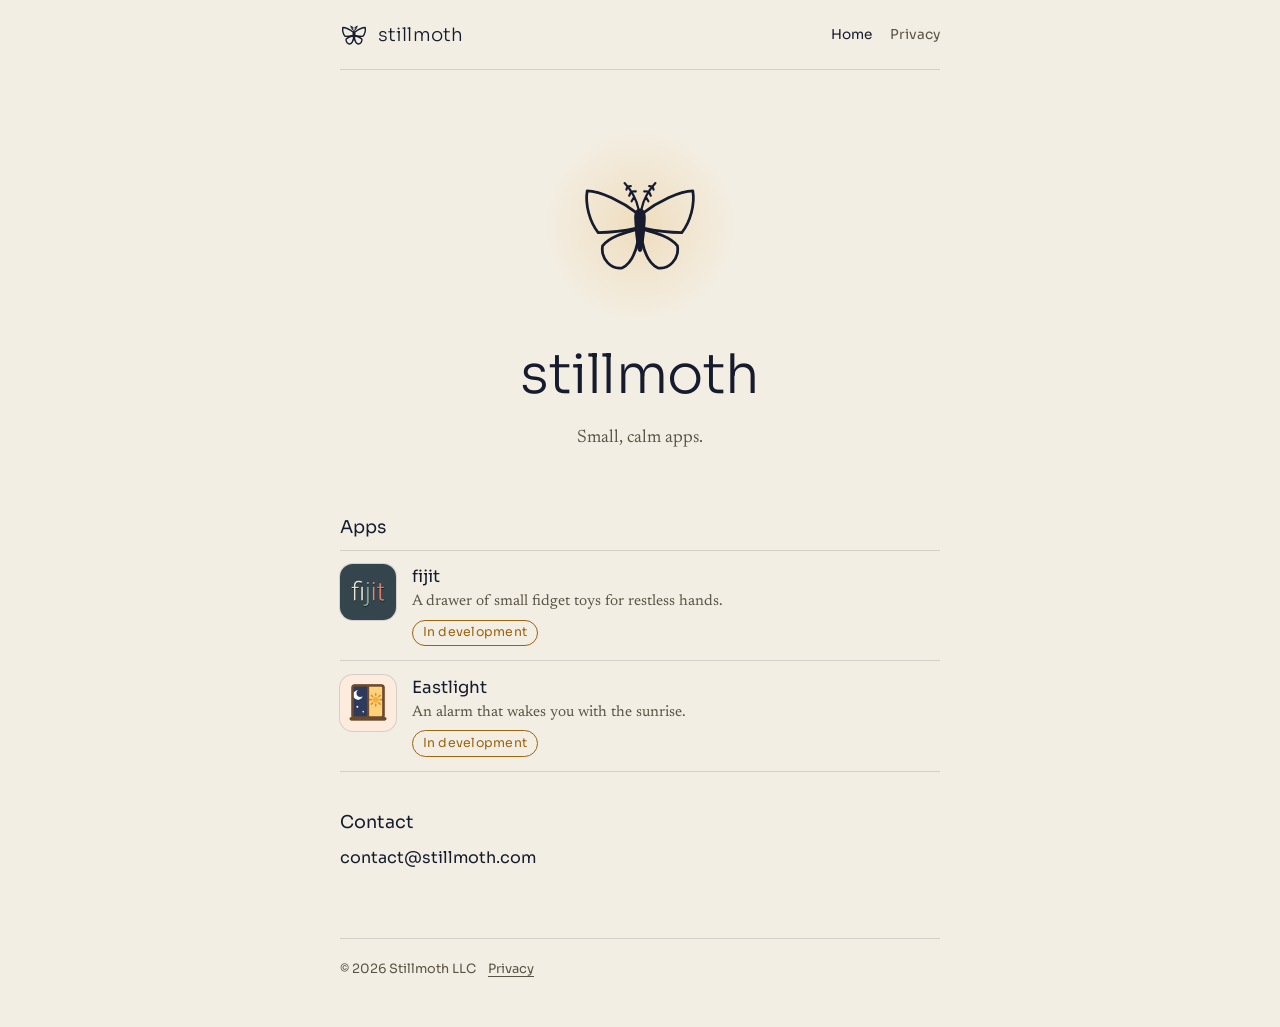
<file: index.html>
<!doctype html>
<html lang="en"><head><meta charset="utf-8"><meta name="viewport" content="width=device-width, initial-scale=1, viewport-fit=cover">
<title>Stillmoth</title><meta name="description" content="Stillmoth makes small, calm apps."><link rel="icon" href="/favicon.ico" sizes="32x32"><link rel="icon" href="/favicon.svg" type="image/svg+xml"><link rel="apple-touch-icon" href="/apple-touch-icon.png"><link rel="preconnect" href="https://fonts.googleapis.com"><link rel="preconnect" href="https://fonts.gstatic.com" crossorigin><link rel="stylesheet" href="https://fonts.googleapis.com/css2?family=Newsreader:opsz,wght@6..72,400;6..72,500&family=Sora:wght@300;400&display=swap"><link rel="stylesheet" href="/style.css"></head>
<body><div class="wrap"><header class="top"><a class="brand" href="/"><svg class="mark mark-sm" viewBox="0 0 120 120" role="img" aria-label="Stillmoth moth mark">
<g fill="none" stroke="currentColor" stroke-width="6" stroke-linejoin="round" stroke-linecap="round">
<path d="M57 48 C44 38 24 28 12 28 C10 40 14 56 22 66 C34 66 48 64 57 62 Z"/>
<path d="M63 48 C76 38 96 28 108 28 C110 40 106 56 98 66 C86 66 72 64 63 62 Z"/>
<path d="M57 63 C46 66 32 70 26 78 C24 90 34 100 44 98 C52 94 56 84 58 74 Z"/>
<path d="M63 63 C74 66 88 70 94 78 C96 90 86 100 76 98 C68 94 64 84 62 74 Z"/>
<path d="M58.6 44.5 Q56 32 46 21 M54.76 33.55 L52.37 37.48 M51.94 28.65 L50.17 32.46 M51.94 28.65 L56.14 28.58 M48.65 24.11 L47.66 26.94 M48.65 24.11 L51.63 23.76" stroke-width="3.6"/>
<path transform="matrix(-1 0 0 1 120 0)" d="M58.6 44.5 Q56 32 46 21 M54.76 33.55 L52.37 37.48 M51.94 28.65 L50.17 32.46 M51.94 28.65 L56.14 28.58 M48.65 24.11 L47.66 26.94 M48.65 24.11 L51.63 23.76" stroke-width="3.6"/>
</g>
<path fill="currentColor" d="M60 44 C64 44 65.6 48.5 65.2 54 C64.8 61 64 73 62.3 81 C61.5 84.6 58.5 84.6 57.7 81 C56 73 55.2 61 54.8 54 C54.4 48.5 56 44 60 44 Z"/>
</svg><span>stillmoth</span></a>
<nav class="links" aria-label="Site"><a href="/" aria-current="page">Home</a><a href="/privacy.html">Privacy</a></nav></header>
<main>
<section class="hero">
<div class="lamp"><svg class="mark" viewBox="0 0 120 120" role="img" aria-label="Stillmoth moth mark">
<g fill="none" stroke="currentColor" stroke-width="2.5" stroke-linejoin="round" stroke-linecap="round">
<path d="M57 48 C44 38 24 28 12 28 C10 40 14 56 22 66 C34 66 48 64 57 62 Z"/>
<path d="M63 48 C76 38 96 28 108 28 C110 40 106 56 98 66 C86 66 72 64 63 62 Z"/>
<path d="M57 63 C46 66 32 70 26 78 C24 90 34 100 44 98 C52 94 56 84 58 74 Z"/>
<path d="M63 63 C74 66 88 70 94 78 C96 90 86 100 76 98 C68 94 64 84 62 74 Z"/>
<path d="M58.6 44.5 Q56 32 46 21 M54.76 33.55 L52.37 37.48 M51.94 28.65 L50.17 32.46 M51.94 28.65 L56.14 28.58 M48.65 24.11 L47.66 26.94 M48.65 24.11 L51.63 23.76" stroke-width="2"/>
<path transform="matrix(-1 0 0 1 120 0)" d="M58.6 44.5 Q56 32 46 21 M54.76 33.55 L52.37 37.48 M51.94 28.65 L50.17 32.46 M51.94 28.65 L56.14 28.58 M48.65 24.11 L47.66 26.94 M48.65 24.11 L51.63 23.76" stroke-width="2"/>
</g>
<path fill="currentColor" d="M60 44 C64 44 65.6 48.5 65.2 54 C64.8 61 64 73 62.3 81 C61.5 84.6 58.5 84.6 57.7 81 C56 73 55.2 61 54.8 54 C54.4 48.5 56 44 60 44 Z"/>
</svg></div>
<h1>stillmoth</h1>
<p>Small, calm apps.</p>
</section>
<section class="block"><h2>Apps</h2>
<ul class="apps">
<li><a href="/apps/fijit/"><img class="icon" src="/apps/fijit/icon.png" alt="" width="56" height="56"><span><span class="name">fijit</span><span class="tag">A drawer of small fidget toys for restless hands.</span><span class="status">In development</span></span></a></li>
<li><a href="/apps/eastlight/"><img class="icon" src="/apps/eastlight/icon.png" alt="" width="56" height="56"><span><span class="name">Eastlight</span><span class="tag">An alarm that wakes you with the sunrise.</span><span class="status">In development</span></span></a></li>
</ul></section>
<section class="block"><h2>Contact</h2>
<p><span class="addr">contact@stillmoth.com</span></p></section>
</main>
<footer class="bottom"><span>&copy; 2026 Stillmoth LLC</span><nav aria-label="Footer"><a href="/privacy.html">Privacy</a></nav></footer></div></body></html>
</file>
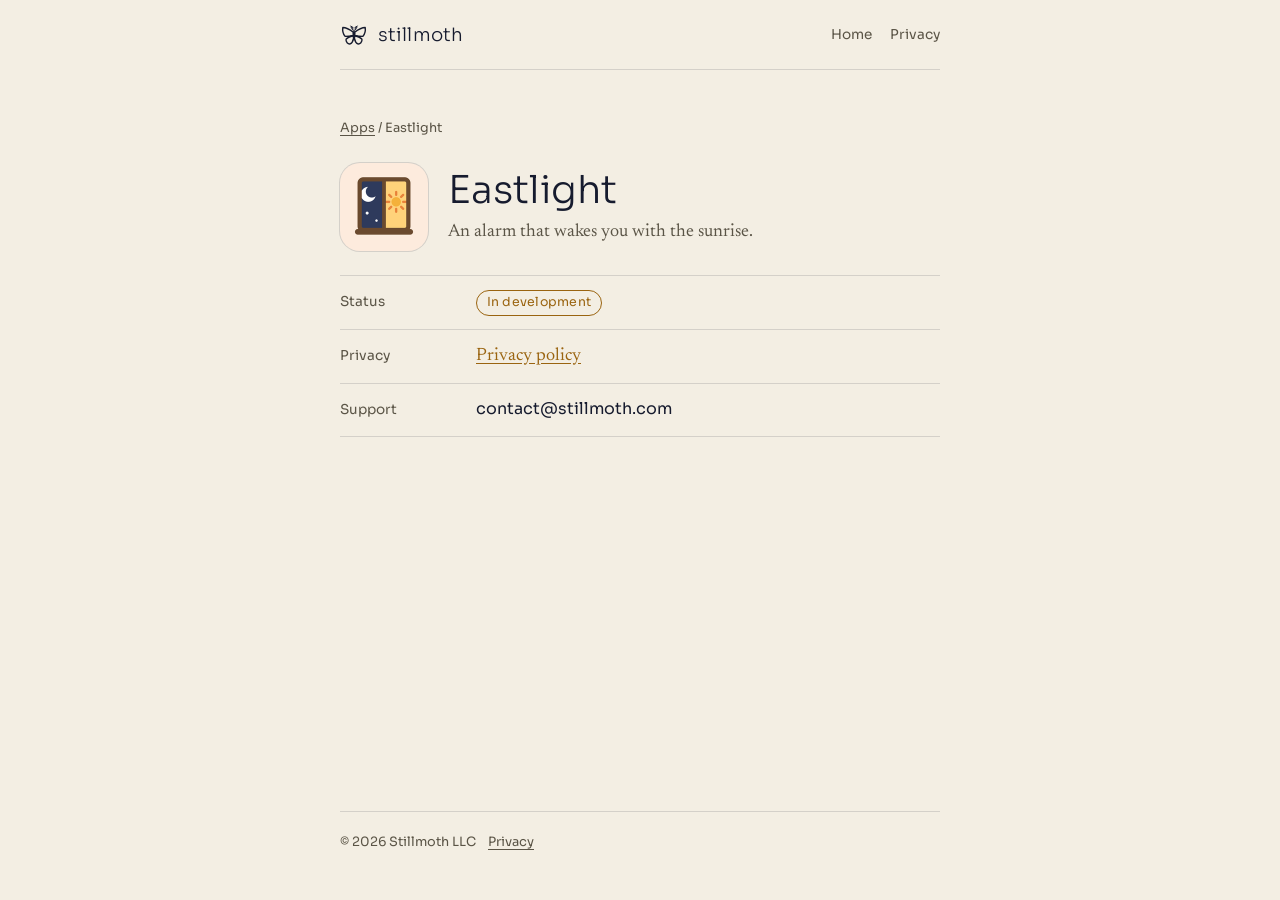
<file: apps/eastlight/index.html>
<!doctype html>
<html lang="en"><head><meta charset="utf-8"><meta name="viewport" content="width=device-width, initial-scale=1, viewport-fit=cover">
<title>Eastlight | Stillmoth</title><meta name="description" content="An alarm that wakes you with the sunrise."><link rel="icon" href="/favicon.ico" sizes="32x32"><link rel="icon" href="/favicon.svg" type="image/svg+xml"><link rel="apple-touch-icon" href="/apple-touch-icon.png"><link rel="preconnect" href="https://fonts.googleapis.com"><link rel="preconnect" href="https://fonts.gstatic.com" crossorigin><link rel="stylesheet" href="https://fonts.googleapis.com/css2?family=Newsreader:opsz,wght@6..72,400;6..72,500&family=Sora:wght@300;400&display=swap"><link rel="stylesheet" href="/style.css"></head>
<body><div class="wrap"><header class="top"><a class="brand" href="/"><svg class="mark mark-sm" viewBox="0 0 120 120" role="img" aria-label="Stillmoth moth mark">
<g fill="none" stroke="currentColor" stroke-width="6" stroke-linejoin="round" stroke-linecap="round">
<path d="M57 48 C44 38 24 28 12 28 C10 40 14 56 22 66 C34 66 48 64 57 62 Z"/>
<path d="M63 48 C76 38 96 28 108 28 C110 40 106 56 98 66 C86 66 72 64 63 62 Z"/>
<path d="M57 63 C46 66 32 70 26 78 C24 90 34 100 44 98 C52 94 56 84 58 74 Z"/>
<path d="M63 63 C74 66 88 70 94 78 C96 90 86 100 76 98 C68 94 64 84 62 74 Z"/>
<path d="M58.6 44.5 Q56 32 46 21 M54.76 33.55 L52.37 37.48 M51.94 28.65 L50.17 32.46 M51.94 28.65 L56.14 28.58 M48.65 24.11 L47.66 26.94 M48.65 24.11 L51.63 23.76" stroke-width="3.6"/>
<path transform="matrix(-1 0 0 1 120 0)" d="M58.6 44.5 Q56 32 46 21 M54.76 33.55 L52.37 37.48 M51.94 28.65 L50.17 32.46 M51.94 28.65 L56.14 28.58 M48.65 24.11 L47.66 26.94 M48.65 24.11 L51.63 23.76" stroke-width="3.6"/>
</g>
<path fill="currentColor" d="M60 44 C64 44 65.6 48.5 65.2 54 C64.8 61 64 73 62.3 81 C61.5 84.6 58.5 84.6 57.7 81 C56 73 55.2 61 54.8 54 C54.4 48.5 56 44 60 44 Z"/>
</svg><span>stillmoth</span></a>
<nav class="links" aria-label="Site"><a href="/">Home</a><a href="/privacy.html">Privacy</a></nav></header>
<main class="doc">
<p class="crumb"><a href="/">Apps</a> / Eastlight</p>
<div class="app-head"><img class="icon icon-lg" src="/apps/eastlight/icon.png" alt="" width="88" height="88"><div><h1>Eastlight</h1><p>An alarm that wakes you with the sunrise.</p></div></div>
<dl class="facts">
<div><dt>Status</dt><dd><span class="status">In development</span></dd></div>
<div><dt>Privacy</dt><dd><a href="/apps/eastlight/privacy/">Privacy policy</a></dd></div>
<div><dt>Support</dt><dd><span class="addr">contact@stillmoth.com</span></dd></div>
</dl>
</main>
<footer class="bottom"><span>&copy; 2026 Stillmoth LLC</span><nav aria-label="Footer"><a href="/privacy.html">Privacy</a></nav></footer></div></body></html>
</file>
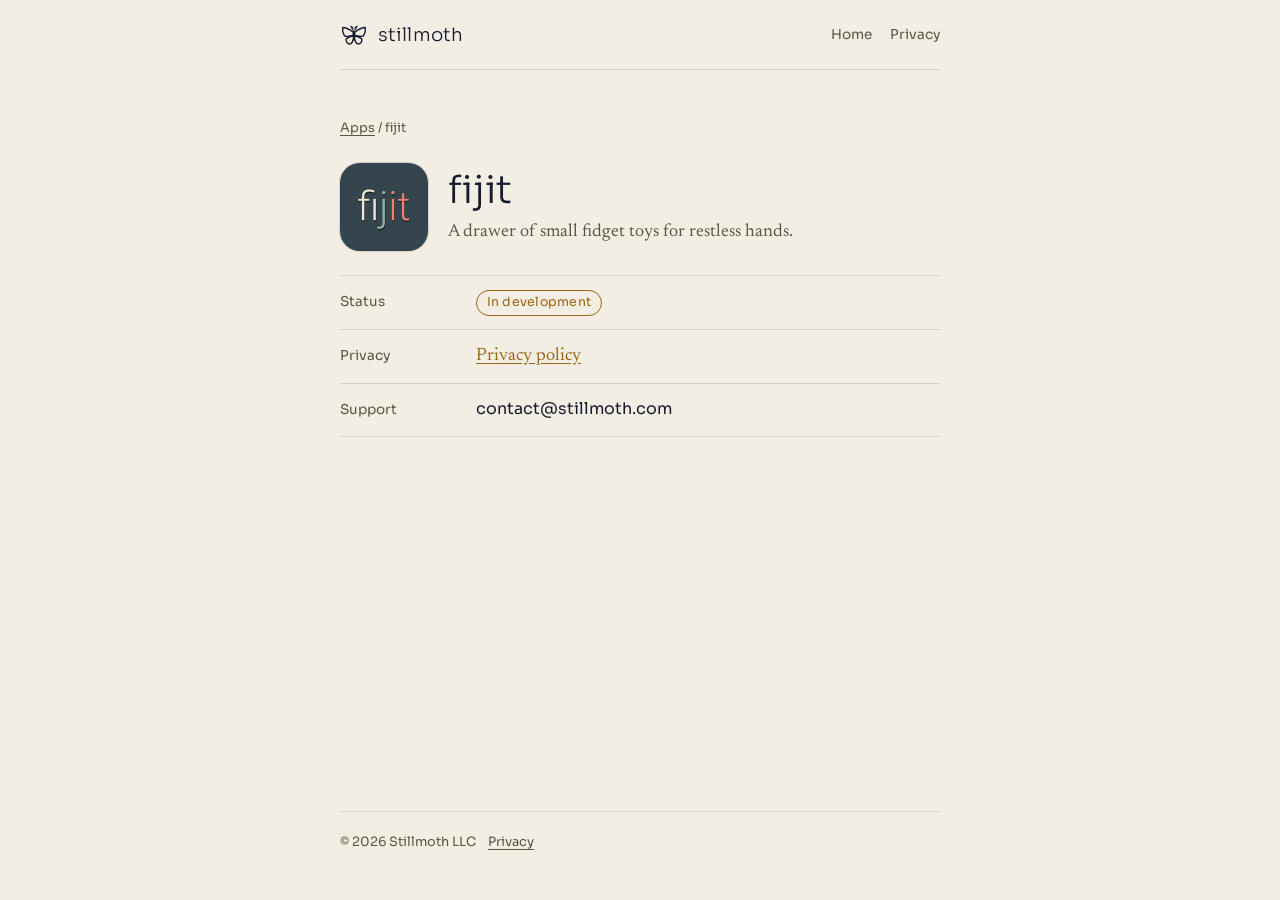
<file: apps/fijit/index.html>
<!doctype html>
<html lang="en"><head><meta charset="utf-8"><meta name="viewport" content="width=device-width, initial-scale=1, viewport-fit=cover">
<title>fijit | Stillmoth</title><meta name="description" content="A drawer of small fidget toys for restless hands."><link rel="icon" href="/favicon.ico" sizes="32x32"><link rel="icon" href="/favicon.svg" type="image/svg+xml"><link rel="apple-touch-icon" href="/apple-touch-icon.png"><link rel="preconnect" href="https://fonts.googleapis.com"><link rel="preconnect" href="https://fonts.gstatic.com" crossorigin><link rel="stylesheet" href="https://fonts.googleapis.com/css2?family=Newsreader:opsz,wght@6..72,400;6..72,500&family=Sora:wght@300;400&display=swap"><link rel="stylesheet" href="/style.css"></head>
<body><div class="wrap"><header class="top"><a class="brand" href="/"><svg class="mark mark-sm" viewBox="0 0 120 120" role="img" aria-label="Stillmoth moth mark">
<g fill="none" stroke="currentColor" stroke-width="6" stroke-linejoin="round" stroke-linecap="round">
<path d="M57 48 C44 38 24 28 12 28 C10 40 14 56 22 66 C34 66 48 64 57 62 Z"/>
<path d="M63 48 C76 38 96 28 108 28 C110 40 106 56 98 66 C86 66 72 64 63 62 Z"/>
<path d="M57 63 C46 66 32 70 26 78 C24 90 34 100 44 98 C52 94 56 84 58 74 Z"/>
<path d="M63 63 C74 66 88 70 94 78 C96 90 86 100 76 98 C68 94 64 84 62 74 Z"/>
<path d="M58.6 44.5 Q56 32 46 21 M54.76 33.55 L52.37 37.48 M51.94 28.65 L50.17 32.46 M51.94 28.65 L56.14 28.58 M48.65 24.11 L47.66 26.94 M48.65 24.11 L51.63 23.76" stroke-width="3.6"/>
<path transform="matrix(-1 0 0 1 120 0)" d="M58.6 44.5 Q56 32 46 21 M54.76 33.55 L52.37 37.48 M51.94 28.65 L50.17 32.46 M51.94 28.65 L56.14 28.58 M48.65 24.11 L47.66 26.94 M48.65 24.11 L51.63 23.76" stroke-width="3.6"/>
</g>
<path fill="currentColor" d="M60 44 C64 44 65.6 48.5 65.2 54 C64.8 61 64 73 62.3 81 C61.5 84.6 58.5 84.6 57.7 81 C56 73 55.2 61 54.8 54 C54.4 48.5 56 44 60 44 Z"/>
</svg><span>stillmoth</span></a>
<nav class="links" aria-label="Site"><a href="/">Home</a><a href="/privacy.html">Privacy</a></nav></header>
<main class="doc">
<p class="crumb"><a href="/">Apps</a> / fijit</p>
<div class="app-head"><img class="icon icon-lg" src="/apps/fijit/icon.png" alt="" width="88" height="88"><div><h1>fijit</h1><p>A drawer of small fidget toys for restless hands.</p></div></div>
<dl class="facts">
<div><dt>Status</dt><dd><span class="status">In development</span></dd></div>
<div><dt>Privacy</dt><dd><a href="/apps/fijit/privacy/">Privacy policy</a></dd></div>
<div><dt>Support</dt><dd><span class="addr">contact@stillmoth.com</span></dd></div>
</dl>
</main>
<footer class="bottom"><span>&copy; 2026 Stillmoth LLC</span><nav aria-label="Footer"><a href="/privacy.html">Privacy</a></nav></footer></div></body></html>
</file>
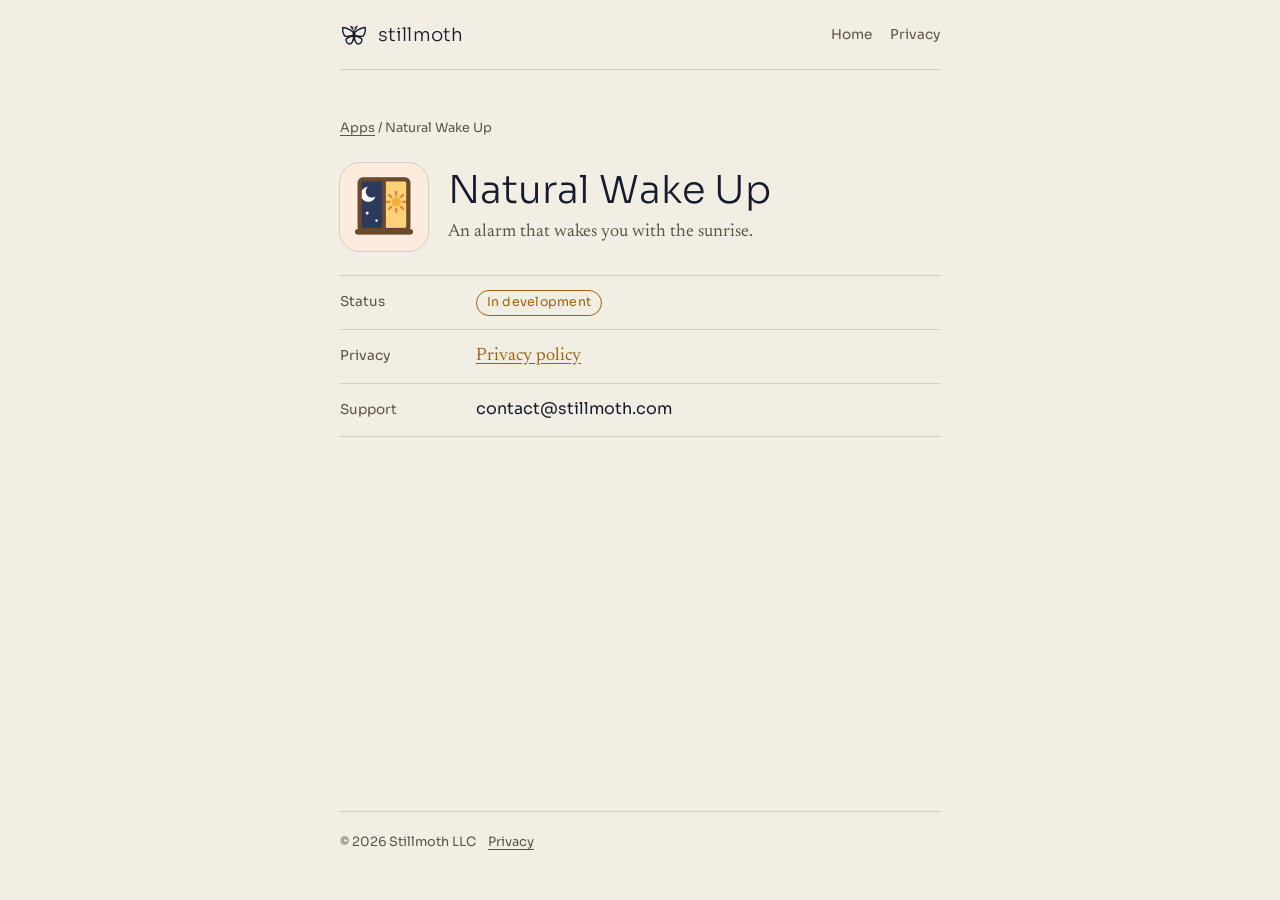
<file: apps/natural-wake-up/index.html>
<!doctype html>
<html lang="en"><head><meta charset="utf-8"><meta name="viewport" content="width=device-width, initial-scale=1, viewport-fit=cover">
<title>Natural Wake Up | Stillmoth</title><meta name="description" content="An alarm that wakes you with the sunrise."><link rel="icon" href="/favicon.ico" sizes="32x32"><link rel="icon" href="/favicon.svg" type="image/svg+xml"><link rel="apple-touch-icon" href="/apple-touch-icon.png"><link rel="preconnect" href="https://fonts.googleapis.com"><link rel="preconnect" href="https://fonts.gstatic.com" crossorigin><link rel="stylesheet" href="https://fonts.googleapis.com/css2?family=Newsreader:opsz,wght@6..72,400;6..72,500&family=Sora:wght@300;400&display=swap"><link rel="stylesheet" href="/style.css"></head>
<body><div class="wrap"><header class="top"><a class="brand" href="/"><svg class="mark mark-sm" viewBox="0 0 120 120" role="img" aria-label="Stillmoth moth mark">
<g fill="none" stroke="currentColor" stroke-width="6" stroke-linejoin="round" stroke-linecap="round">
<path d="M57 48 C44 38 24 28 12 28 C10 40 14 56 22 66 C34 66 48 64 57 62 Z"/>
<path d="M63 48 C76 38 96 28 108 28 C110 40 106 56 98 66 C86 66 72 64 63 62 Z"/>
<path d="M57 63 C46 66 32 70 26 78 C24 90 34 100 44 98 C52 94 56 84 58 74 Z"/>
<path d="M63 63 C74 66 88 70 94 78 C96 90 86 100 76 98 C68 94 64 84 62 74 Z"/>
<path d="M58.6 44.5 Q56 32 46 21 M54.76 33.55 L52.37 37.48 M51.94 28.65 L50.17 32.46 M51.94 28.65 L56.14 28.58 M48.65 24.11 L47.66 26.94 M48.65 24.11 L51.63 23.76" stroke-width="3.6"/>
<path transform="matrix(-1 0 0 1 120 0)" d="M58.6 44.5 Q56 32 46 21 M54.76 33.55 L52.37 37.48 M51.94 28.65 L50.17 32.46 M51.94 28.65 L56.14 28.58 M48.65 24.11 L47.66 26.94 M48.65 24.11 L51.63 23.76" stroke-width="3.6"/>
</g>
<path fill="currentColor" d="M60 44 C64 44 65.6 48.5 65.2 54 C64.8 61 64 73 62.3 81 C61.5 84.6 58.5 84.6 57.7 81 C56 73 55.2 61 54.8 54 C54.4 48.5 56 44 60 44 Z"/>
</svg><span>stillmoth</span></a>
<nav class="links" aria-label="Site"><a href="/">Home</a><a href="/privacy.html">Privacy</a></nav></header>
<main class="doc">
<p class="crumb"><a href="/">Apps</a> / Natural Wake Up</p>
<div class="app-head"><img class="icon icon-lg" src="/apps/natural-wake-up/icon.png" alt="" width="88" height="88"><div><h1>Natural Wake Up</h1><p>An alarm that wakes you with the sunrise.</p></div></div>
<dl class="facts">
<div><dt>Status</dt><dd><span class="status">In development</span></dd></div>
<div><dt>Privacy</dt><dd><a href="/apps/natural-wake-up/privacy/">Privacy policy</a></dd></div>
<div><dt>Support</dt><dd><span class="addr">contact@stillmoth.com</span></dd></div>
</dl>
</main>
<footer class="bottom"><span>&copy; 2026 Stillmoth LLC</span><nav aria-label="Footer"><a href="/privacy.html">Privacy</a></nav></footer></div></body></html>
</file>
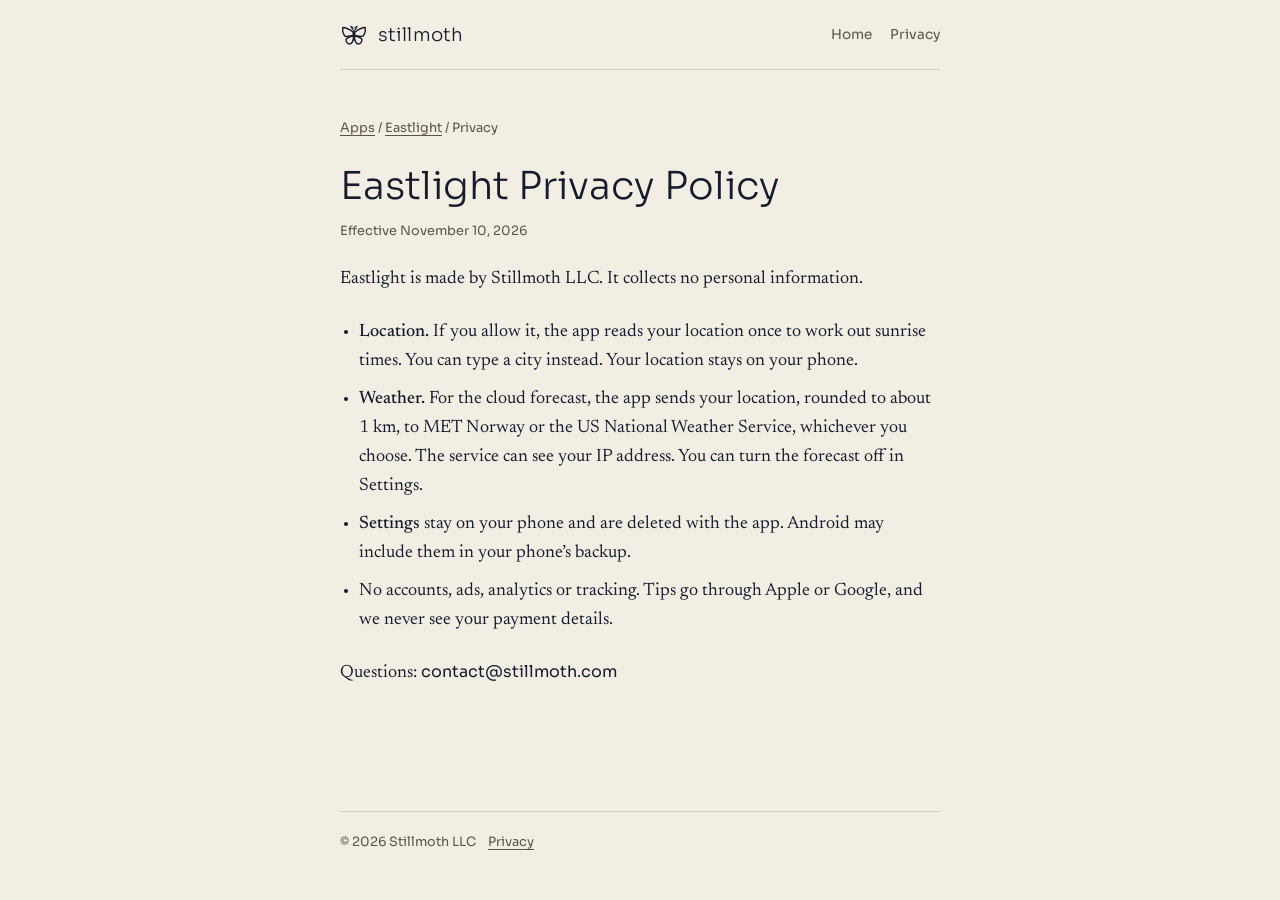
<file: apps/eastlight/privacy/index.html>
<!doctype html>
<html lang="en"><head><meta charset="utf-8"><meta name="viewport" content="width=device-width, initial-scale=1, viewport-fit=cover">
<title>Eastlight Privacy Policy | Stillmoth</title><meta name="description" content="How Eastlight handles your information."><link rel="icon" href="/favicon.ico" sizes="32x32"><link rel="icon" href="/favicon.svg" type="image/svg+xml"><link rel="apple-touch-icon" href="/apple-touch-icon.png"><link rel="preconnect" href="https://fonts.googleapis.com"><link rel="preconnect" href="https://fonts.gstatic.com" crossorigin><link rel="stylesheet" href="https://fonts.googleapis.com/css2?family=Newsreader:opsz,wght@6..72,400;6..72,500&family=Sora:wght@300;400&display=swap"><link rel="stylesheet" href="/style.css"></head>
<body><div class="wrap"><header class="top"><a class="brand" href="/"><svg class="mark mark-sm" viewBox="0 0 120 120" role="img" aria-label="Stillmoth moth mark">
<g fill="none" stroke="currentColor" stroke-width="6" stroke-linejoin="round" stroke-linecap="round">
<path d="M57 48 C44 38 24 28 12 28 C10 40 14 56 22 66 C34 66 48 64 57 62 Z"/>
<path d="M63 48 C76 38 96 28 108 28 C110 40 106 56 98 66 C86 66 72 64 63 62 Z"/>
<path d="M57 63 C46 66 32 70 26 78 C24 90 34 100 44 98 C52 94 56 84 58 74 Z"/>
<path d="M63 63 C74 66 88 70 94 78 C96 90 86 100 76 98 C68 94 64 84 62 74 Z"/>
<path d="M58.6 44.5 Q56 32 46 21 M54.76 33.55 L52.37 37.48 M51.94 28.65 L50.17 32.46 M51.94 28.65 L56.14 28.58 M48.65 24.11 L47.66 26.94 M48.65 24.11 L51.63 23.76" stroke-width="3.6"/>
<path transform="matrix(-1 0 0 1 120 0)" d="M58.6 44.5 Q56 32 46 21 M54.76 33.55 L52.37 37.48 M51.94 28.65 L50.17 32.46 M51.94 28.65 L56.14 28.58 M48.65 24.11 L47.66 26.94 M48.65 24.11 L51.63 23.76" stroke-width="3.6"/>
</g>
<path fill="currentColor" d="M60 44 C64 44 65.6 48.5 65.2 54 C64.8 61 64 73 62.3 81 C61.5 84.6 58.5 84.6 57.7 81 C56 73 55.2 61 54.8 54 C54.4 48.5 56 44 60 44 Z"/>
</svg><span>stillmoth</span></a>
<nav class="links" aria-label="Site"><a href="/">Home</a><a href="/privacy.html">Privacy</a></nav></header>
<main class="doc">
<p class="crumb"><a href="/">Apps</a> / <a href="/apps/eastlight/">Eastlight</a> / Privacy</p>
<h1>Eastlight Privacy Policy</h1>
<p class="meta">Effective November 10, 2026</p>
<p>Eastlight is made by Stillmoth LLC. It collects no personal information.</p>
<ul>
<li><strong>Location.</strong> If you allow it, the app reads your location once to work out sunrise times. You can type a city instead. Your location stays on your phone.</li>
<li><strong>Weather.</strong> For the cloud forecast, the app sends your location, rounded to about 1 km, to MET Norway or the US National Weather Service, whichever you choose. The service can see your IP address. You can turn the forecast off in Settings.</li>
<li><strong>Settings</strong> stay on your phone and are deleted with the app. Android may include them in your phone&rsquo;s backup.</li>
<li>No accounts, ads, analytics or tracking. Tips go through Apple or Google, and we never see your payment details.</li>
</ul>
<p>Questions: <span class="addr">contact@stillmoth.com</span></p>
</main>
<footer class="bottom"><span>&copy; 2026 Stillmoth LLC</span><nav aria-label="Footer"><a href="/privacy.html">Privacy</a></nav></footer></div></body></html>
</file>
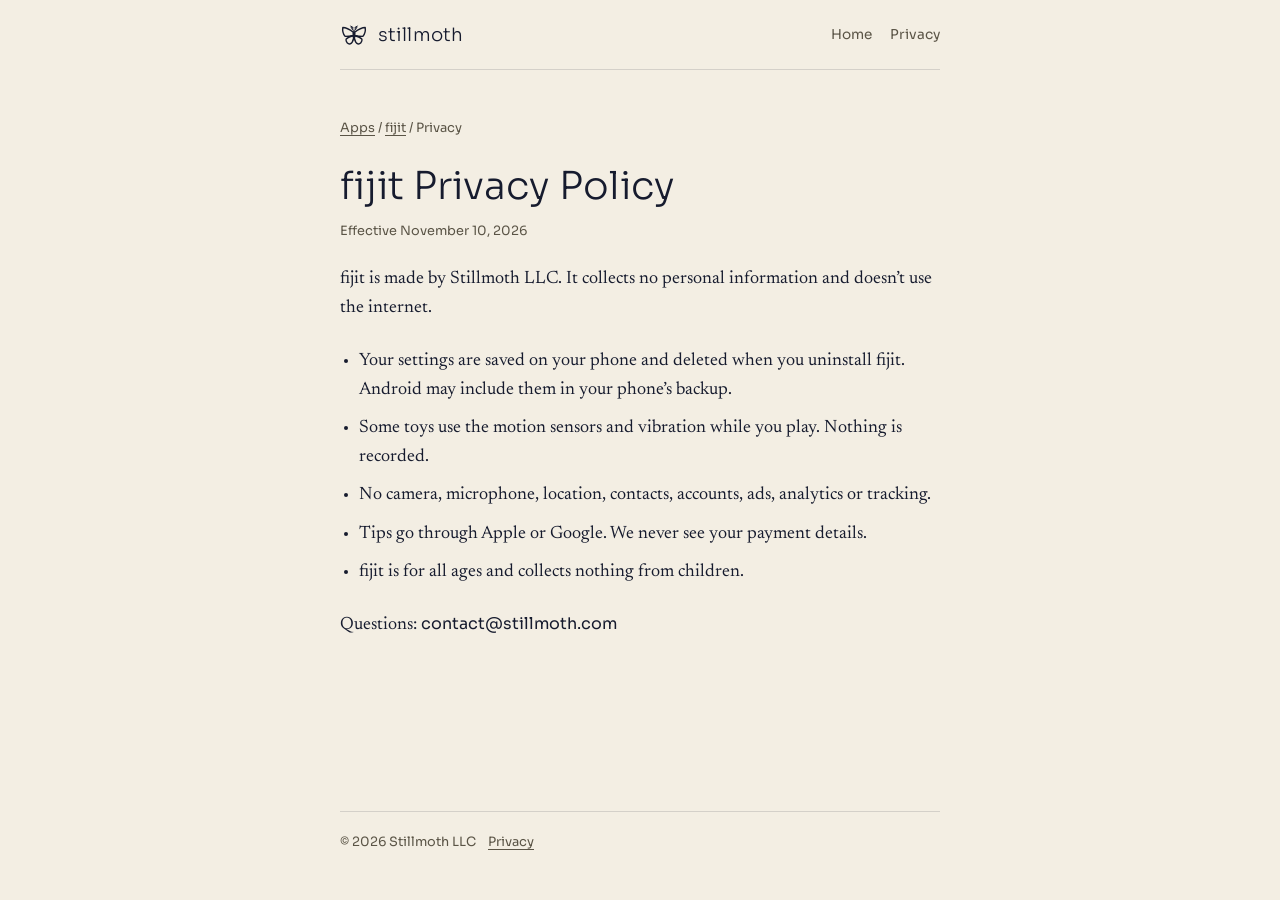
<file: apps/fijit/privacy/index.html>
<!doctype html>
<html lang="en"><head><meta charset="utf-8"><meta name="viewport" content="width=device-width, initial-scale=1, viewport-fit=cover">
<title>fijit Privacy Policy | Stillmoth</title><meta name="description" content="How fijit handles your information."><link rel="icon" href="/favicon.ico" sizes="32x32"><link rel="icon" href="/favicon.svg" type="image/svg+xml"><link rel="apple-touch-icon" href="/apple-touch-icon.png"><link rel="preconnect" href="https://fonts.googleapis.com"><link rel="preconnect" href="https://fonts.gstatic.com" crossorigin><link rel="stylesheet" href="https://fonts.googleapis.com/css2?family=Newsreader:opsz,wght@6..72,400;6..72,500&family=Sora:wght@300;400&display=swap"><link rel="stylesheet" href="/style.css"></head>
<body><div class="wrap"><header class="top"><a class="brand" href="/"><svg class="mark mark-sm" viewBox="0 0 120 120" role="img" aria-label="Stillmoth moth mark">
<g fill="none" stroke="currentColor" stroke-width="6" stroke-linejoin="round" stroke-linecap="round">
<path d="M57 48 C44 38 24 28 12 28 C10 40 14 56 22 66 C34 66 48 64 57 62 Z"/>
<path d="M63 48 C76 38 96 28 108 28 C110 40 106 56 98 66 C86 66 72 64 63 62 Z"/>
<path d="M57 63 C46 66 32 70 26 78 C24 90 34 100 44 98 C52 94 56 84 58 74 Z"/>
<path d="M63 63 C74 66 88 70 94 78 C96 90 86 100 76 98 C68 94 64 84 62 74 Z"/>
<path d="M58.6 44.5 Q56 32 46 21 M54.76 33.55 L52.37 37.48 M51.94 28.65 L50.17 32.46 M51.94 28.65 L56.14 28.58 M48.65 24.11 L47.66 26.94 M48.65 24.11 L51.63 23.76" stroke-width="3.6"/>
<path transform="matrix(-1 0 0 1 120 0)" d="M58.6 44.5 Q56 32 46 21 M54.76 33.55 L52.37 37.48 M51.94 28.65 L50.17 32.46 M51.94 28.65 L56.14 28.58 M48.65 24.11 L47.66 26.94 M48.65 24.11 L51.63 23.76" stroke-width="3.6"/>
</g>
<path fill="currentColor" d="M60 44 C64 44 65.6 48.5 65.2 54 C64.8 61 64 73 62.3 81 C61.5 84.6 58.5 84.6 57.7 81 C56 73 55.2 61 54.8 54 C54.4 48.5 56 44 60 44 Z"/>
</svg><span>stillmoth</span></a>
<nav class="links" aria-label="Site"><a href="/">Home</a><a href="/privacy.html">Privacy</a></nav></header>
<main class="doc">
<p class="crumb"><a href="/">Apps</a> / <a href="/apps/fijit/">fijit</a> / Privacy</p>
<h1>fijit Privacy Policy</h1>
<p class="meta">Effective November 10, 2026</p>
<p>fijit is made by Stillmoth LLC. It collects no personal information and doesn&rsquo;t use the internet.</p>
<ul>
<li>Your settings are saved on your phone and deleted when you uninstall fijit. Android may include them in your phone&rsquo;s backup.</li>
<li>Some toys use the motion sensors and vibration while you play. Nothing is recorded.</li>
<li>No camera, microphone, location, contacts, accounts, ads, analytics or tracking.</li>
<li>Tips go through Apple or Google. We never see your payment details.</li>
<li>fijit is for all ages and collects nothing from children.</li>
</ul>
<p>Questions: <span class="addr">contact@stillmoth.com</span></p>
</main>
<footer class="bottom"><span>&copy; 2026 Stillmoth LLC</span><nav aria-label="Footer"><a href="/privacy.html">Privacy</a></nav></footer></div></body></html>
</file>
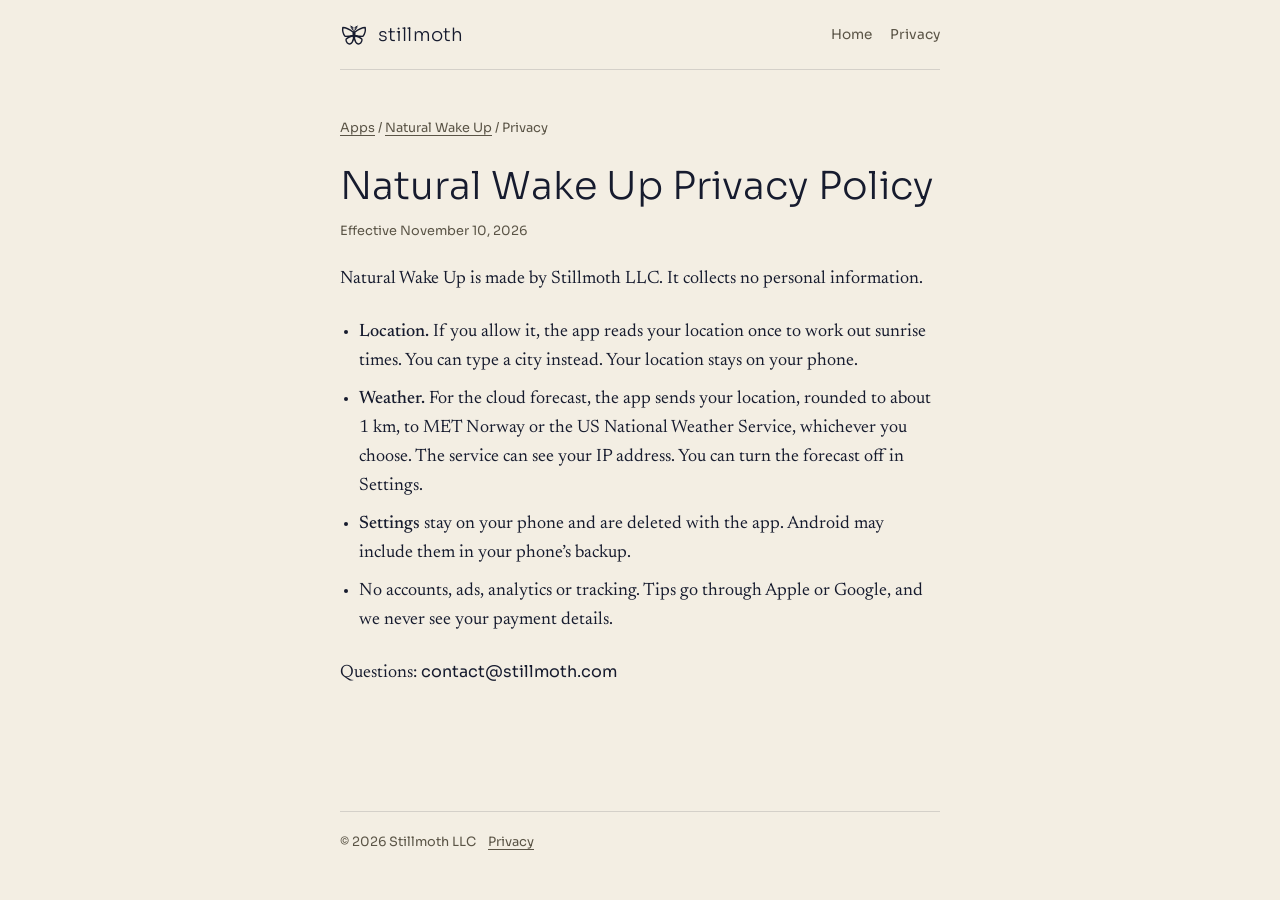
<file: apps/natural-wake-up/privacy/index.html>
<!doctype html>
<html lang="en"><head><meta charset="utf-8"><meta name="viewport" content="width=device-width, initial-scale=1, viewport-fit=cover">
<title>Natural Wake Up Privacy Policy | Stillmoth</title><meta name="description" content="How Natural Wake Up handles your information."><link rel="icon" href="/favicon.ico" sizes="32x32"><link rel="icon" href="/favicon.svg" type="image/svg+xml"><link rel="apple-touch-icon" href="/apple-touch-icon.png"><link rel="preconnect" href="https://fonts.googleapis.com"><link rel="preconnect" href="https://fonts.gstatic.com" crossorigin><link rel="stylesheet" href="https://fonts.googleapis.com/css2?family=Newsreader:opsz,wght@6..72,400;6..72,500&family=Sora:wght@300;400&display=swap"><link rel="stylesheet" href="/style.css"></head>
<body><div class="wrap"><header class="top"><a class="brand" href="/"><svg class="mark mark-sm" viewBox="0 0 120 120" role="img" aria-label="Stillmoth moth mark">
<g fill="none" stroke="currentColor" stroke-width="6" stroke-linejoin="round" stroke-linecap="round">
<path d="M57 48 C44 38 24 28 12 28 C10 40 14 56 22 66 C34 66 48 64 57 62 Z"/>
<path d="M63 48 C76 38 96 28 108 28 C110 40 106 56 98 66 C86 66 72 64 63 62 Z"/>
<path d="M57 63 C46 66 32 70 26 78 C24 90 34 100 44 98 C52 94 56 84 58 74 Z"/>
<path d="M63 63 C74 66 88 70 94 78 C96 90 86 100 76 98 C68 94 64 84 62 74 Z"/>
<path d="M58.6 44.5 Q56 32 46 21 M54.76 33.55 L52.37 37.48 M51.94 28.65 L50.17 32.46 M51.94 28.65 L56.14 28.58 M48.65 24.11 L47.66 26.94 M48.65 24.11 L51.63 23.76" stroke-width="3.6"/>
<path transform="matrix(-1 0 0 1 120 0)" d="M58.6 44.5 Q56 32 46 21 M54.76 33.55 L52.37 37.48 M51.94 28.65 L50.17 32.46 M51.94 28.65 L56.14 28.58 M48.65 24.11 L47.66 26.94 M48.65 24.11 L51.63 23.76" stroke-width="3.6"/>
</g>
<path fill="currentColor" d="M60 44 C64 44 65.6 48.5 65.2 54 C64.8 61 64 73 62.3 81 C61.5 84.6 58.5 84.6 57.7 81 C56 73 55.2 61 54.8 54 C54.4 48.5 56 44 60 44 Z"/>
</svg><span>stillmoth</span></a>
<nav class="links" aria-label="Site"><a href="/">Home</a><a href="/privacy.html">Privacy</a></nav></header>
<main class="doc">
<p class="crumb"><a href="/">Apps</a> / <a href="/apps/natural-wake-up/">Natural Wake Up</a> / Privacy</p>
<h1>Natural Wake Up Privacy Policy</h1>
<p class="meta">Effective November 10, 2026</p>
<p>Natural Wake Up is made by Stillmoth LLC. It collects no personal information.</p>
<ul>
<li><strong>Location.</strong> If you allow it, the app reads your location once to work out sunrise times. You can type a city instead. Your location stays on your phone.</li>
<li><strong>Weather.</strong> For the cloud forecast, the app sends your location, rounded to about 1 km, to MET Norway or the US National Weather Service, whichever you choose. The service can see your IP address. You can turn the forecast off in Settings.</li>
<li><strong>Settings</strong> stay on your phone and are deleted with the app. Android may include them in your phone&rsquo;s backup.</li>
<li>No accounts, ads, analytics or tracking. Tips go through Apple or Google, and we never see your payment details.</li>
</ul>
<p>Questions: <span class="addr">contact@stillmoth.com</span></p>
</main>
<footer class="bottom"><span>&copy; 2026 Stillmoth LLC</span><nav aria-label="Footer"><a href="/privacy.html">Privacy</a></nav></footer></div></body></html>
</file>
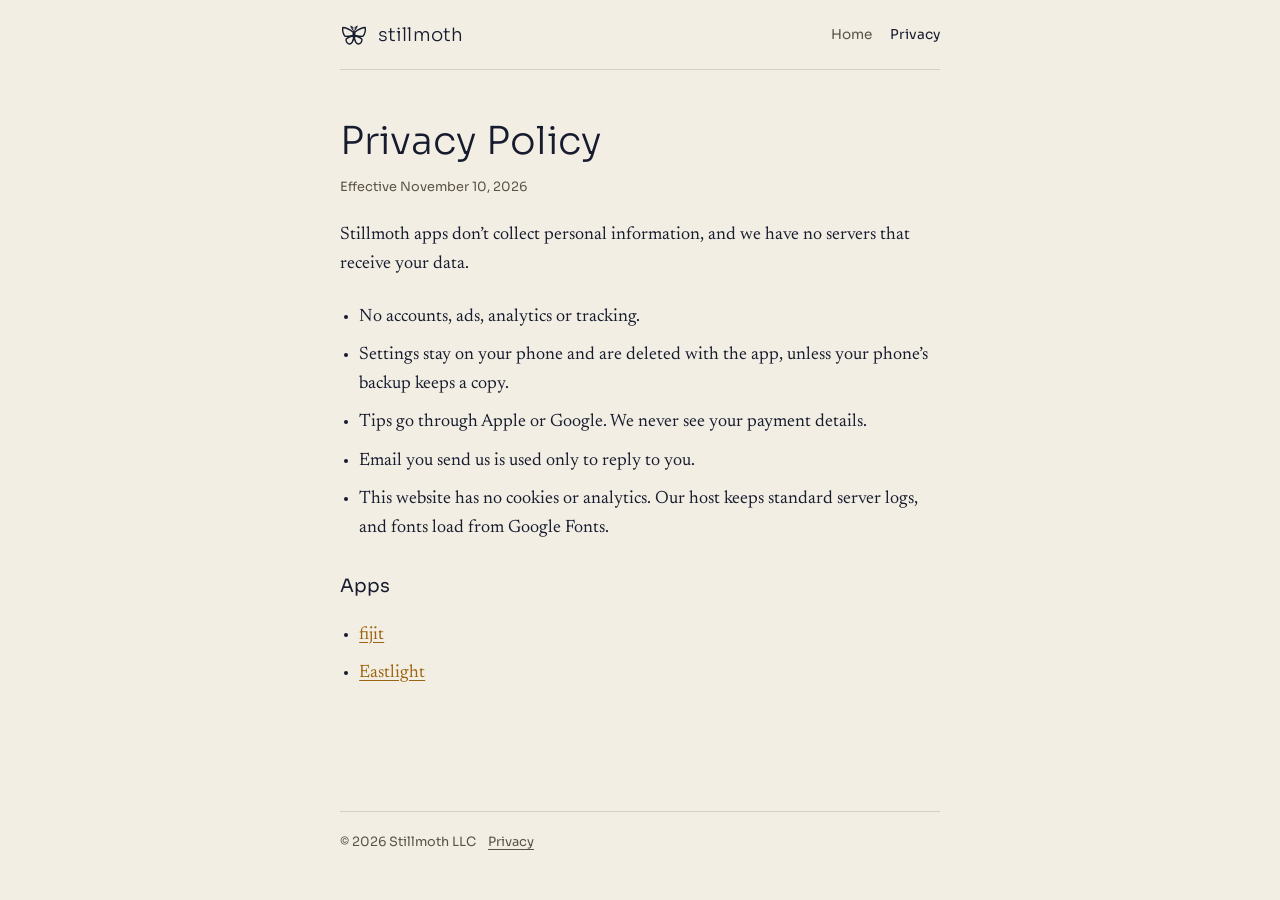
<file: privacy.html>
<!doctype html>
<html lang="en"><head><meta charset="utf-8"><meta name="viewport" content="width=device-width, initial-scale=1, viewport-fit=cover">
<title>Privacy Policy | Stillmoth</title><meta name="description" content="How Stillmoth apps handle your information."><link rel="icon" href="/favicon.ico" sizes="32x32"><link rel="icon" href="/favicon.svg" type="image/svg+xml"><link rel="apple-touch-icon" href="/apple-touch-icon.png"><link rel="preconnect" href="https://fonts.googleapis.com"><link rel="preconnect" href="https://fonts.gstatic.com" crossorigin><link rel="stylesheet" href="https://fonts.googleapis.com/css2?family=Newsreader:opsz,wght@6..72,400;6..72,500&family=Sora:wght@300;400&display=swap"><link rel="stylesheet" href="/style.css"></head>
<body><div class="wrap"><header class="top"><a class="brand" href="/"><svg class="mark mark-sm" viewBox="0 0 120 120" role="img" aria-label="Stillmoth moth mark">
<g fill="none" stroke="currentColor" stroke-width="6" stroke-linejoin="round" stroke-linecap="round">
<path d="M57 48 C44 38 24 28 12 28 C10 40 14 56 22 66 C34 66 48 64 57 62 Z"/>
<path d="M63 48 C76 38 96 28 108 28 C110 40 106 56 98 66 C86 66 72 64 63 62 Z"/>
<path d="M57 63 C46 66 32 70 26 78 C24 90 34 100 44 98 C52 94 56 84 58 74 Z"/>
<path d="M63 63 C74 66 88 70 94 78 C96 90 86 100 76 98 C68 94 64 84 62 74 Z"/>
<path d="M58.6 44.5 Q56 32 46 21 M54.76 33.55 L52.37 37.48 M51.94 28.65 L50.17 32.46 M51.94 28.65 L56.14 28.58 M48.65 24.11 L47.66 26.94 M48.65 24.11 L51.63 23.76" stroke-width="3.6"/>
<path transform="matrix(-1 0 0 1 120 0)" d="M58.6 44.5 Q56 32 46 21 M54.76 33.55 L52.37 37.48 M51.94 28.65 L50.17 32.46 M51.94 28.65 L56.14 28.58 M48.65 24.11 L47.66 26.94 M48.65 24.11 L51.63 23.76" stroke-width="3.6"/>
</g>
<path fill="currentColor" d="M60 44 C64 44 65.6 48.5 65.2 54 C64.8 61 64 73 62.3 81 C61.5 84.6 58.5 84.6 57.7 81 C56 73 55.2 61 54.8 54 C54.4 48.5 56 44 60 44 Z"/>
</svg><span>stillmoth</span></a>
<nav class="links" aria-label="Site"><a href="/">Home</a><a href="/privacy.html" aria-current="page">Privacy</a></nav></header>
<main class="doc">
<h1>Privacy Policy</h1>
<p class="meta">Effective November 10, 2026</p>
<p>Stillmoth apps don&rsquo;t collect personal information, and we have no servers that receive your data.</p>
<ul>
<li>No accounts, ads, analytics or tracking.</li>
<li>Settings stay on your phone and are deleted with the app, unless your phone&rsquo;s backup keeps a copy.</li>
<li>Tips go through Apple or Google. We never see your payment details.</li>
<li>Email you send us is used only to reply to you.</li>
<li>This website has no cookies or analytics. Our host keeps standard server logs, and fonts load from Google Fonts.</li>
</ul>
<h2>Apps</h2>
<ul>
<li><a href="/apps/fijit/privacy/">fijit</a></li>
<li><a href="/apps/eastlight/privacy/">Eastlight</a></li>
</ul>
</main>
<footer class="bottom"><span>&copy; 2026 Stillmoth LLC</span><nav aria-label="Footer"><a href="/privacy.html">Privacy</a></nav></footer></div></body></html>
</file>
<file: style.css>
/* Layout: one narrow lamp-lit column; the moth sits in a pool of gold light at the top, text below. Dark-first (night navy), sand in light mode. */
:root{
  --night:#161B2E; --night-2:#1E2540; --sand:#EDE6D8; --sand-dim:#B9AE9A; --lamp:#F2B84B; --line:rgba(237,230,216,.14);
  --bg:var(--night); --surface:var(--night-2); --fg:var(--sand); --muted:var(--sand-dim); --accent:var(--lamp); --glow:rgba(242,184,75,.16);
  --display:"Sora",ui-sans-serif,system-ui,-apple-system,"Segoe UI",sans-serif;
  --body:"Newsreader",Georgia,"Times New Roman",serif;
  color-scheme:dark;
}
@media (prefers-color-scheme: light){:root:not([data-theme="dark"]){
  --bg:#F3EEE3; --surface:#E9E1D1; --fg:#161B2E; --muted:#5A5446; --accent:#9A6410; --line:rgba(22,27,46,.14); --glow:rgba(224,162,58,.22); color-scheme:light}}
:root[data-theme="light"]{
  --bg:#F3EEE3; --surface:#E9E1D1; --fg:#161B2E; --muted:#5A5446; --accent:#9A6410; --line:rgba(22,27,46,.14); --glow:rgba(224,162,58,.22); color-scheme:light}
*{box-sizing:border-box}
html{background:var(--bg)}
body{margin:0;background:var(--bg);color:var(--fg);font-family:var(--body);font-size:1.125rem;line-height:1.6;-webkit-font-smoothing:antialiased}
.wrap{max-width:40rem;margin:0 auto;padding-inline:20px;padding-block:0 3rem;display:flex;flex-direction:column;min-height:100vh}
a{color:var(--accent);text-underline-offset:3px}
a:focus-visible{outline:2px solid var(--accent);outline-offset:3px;border-radius:2px}
header.top{display:flex;align-items:center;justify-content:space-between;gap:1rem;padding-block:1.25rem;border-bottom:1px solid var(--line)}
.brand{display:flex;align-items:center;gap:.6rem;color:var(--fg);text-decoration:none;font-family:var(--display);font-weight:300;font-size:1.15rem;letter-spacing:.01em}
.mark{display:block;color:var(--fg)}
.mark-sm{width:28px;height:28px}
nav.links{display:flex;gap:1.1rem;font-family:var(--display);font-size:.85rem}
nav.links a{color:var(--muted);text-decoration:none}
nav.links a[aria-current="page"],nav.links a:hover{color:var(--fg)}
main{flex:1}
.hero{display:flex;flex-direction:column;align-items:center;text-align:center;gap:1rem;padding-block:3.5rem 1.5rem}
.lamp{position:relative;display:grid;place-items:center;width:200px;height:200px;max-width:100%}
.lamp::before{content:"";position:absolute;inset:0;border-radius:50%;background:radial-gradient(circle,var(--glow) 0%,transparent 68%)}
.lamp .mark{position:relative;width:132px;height:132px}
@media (prefers-reduced-motion: no-preference){.lamp .mark{animation:hover 7s ease-in-out infinite}}
@keyframes hover{0%,100%{transform:translateY(0)}50%{transform:translateY(-4px)}}
h1,h2,h3{font-family:var(--display);font-weight:400;line-height:1.2;text-wrap:balance;margin:0}
.hero h1{font-weight:300;font-size:clamp(2.4rem,8vw,3.4rem);letter-spacing:-.01em}
.hero p{margin:0;max-width:30rem;color:var(--muted)}
.status{display:inline-block;font-family:var(--display);font-size:.78rem;letter-spacing:.02em;color:var(--accent);border:1px solid currentColor;border-radius:99px;padding:.15rem .6rem;white-space:nowrap}
section.block{padding-block:2.5rem 0;display:flex;flex-direction:column;gap:.75rem}
section.block h2{font-size:1.1rem}
section.block p{margin:0}
.doc{padding-block:3rem 0;display:flex;flex-direction:column;gap:1.5rem}
.doc h1{font-size:clamp(1.9rem,6vw,2.4rem);font-weight:300}
.doc .meta{font-family:var(--display);font-size:.8rem;color:var(--muted);margin:-.75rem 0 0}
.doc h2{font-size:1.15rem;margin-top:.5rem}
.doc p,.doc ul{margin:0}
.doc ul{padding-left:1.2rem;display:flex;flex-direction:column;gap:.6rem}
.doc strong{font-weight:500}
.addr{font-family:var(--display);font-size:1rem;color:var(--fg);user-select:all}
footer.bottom{margin-top:4rem;padding-top:1.25rem;border-top:1px solid var(--line);display:flex;flex-wrap:wrap;gap:.75rem;font-family:var(--display);font-size:.8rem;color:var(--muted)}
footer.bottom nav{display:flex;gap:1rem}
footer.bottom a{color:var(--muted)}
/* Apps list: one row per app, so it reads the same with two apps or fifty. */
.apps{list-style:none;margin:0;padding:0;border-top:1px solid var(--line)}
.apps li{border-bottom:1px solid var(--line)}
.apps a{display:grid;grid-template-columns:56px 1fr;gap:1rem;align-items:start;padding:.85rem .5rem;margin-inline:-.5rem;border-radius:12px;color:var(--fg);text-decoration:none}
.apps a:hover{background:var(--surface)}
.apps .name{display:block;font-family:var(--display);font-size:1.05rem}
.apps .tag{display:block;color:var(--muted);font-size:.95rem;line-height:1.4}
.apps .status{margin-top:.45rem}
.icon{display:block;width:56px;height:56px;border-radius:13px;background:var(--surface);box-shadow:0 0 0 1px var(--line)}
.icon-lg{width:88px;height:88px;border-radius:20px}
.status{display:inline-block;font-family:var(--display);font-size:.78rem;letter-spacing:.02em;color:var(--accent);border:1px solid currentColor;border-radius:99px;padding:.15rem .6rem;white-space:nowrap}
/* App pages */
.crumb{font-family:var(--display);font-size:.8rem;color:var(--muted);margin:0}
.crumb a{color:var(--muted)}
.app-head{display:grid;grid-template-columns:auto 1fr;gap:1.25rem;align-items:center}
.app-head h1{margin-bottom:.35rem}
.app-head p{margin:0;color:var(--muted)}
.facts{margin:0;border-top:1px solid var(--line)}
.facts div{display:grid;grid-template-columns:7.5rem 1fr;gap:1rem;padding-block:.75rem;border-bottom:1px solid var(--line)}
.facts dt{font-family:var(--display);font-size:.85rem;color:var(--muted);padding-top:.2rem}
.facts dd{margin:0}
@media (max-width:30rem){.facts div{grid-template-columns:1fr;gap:.15rem}}
</file>
